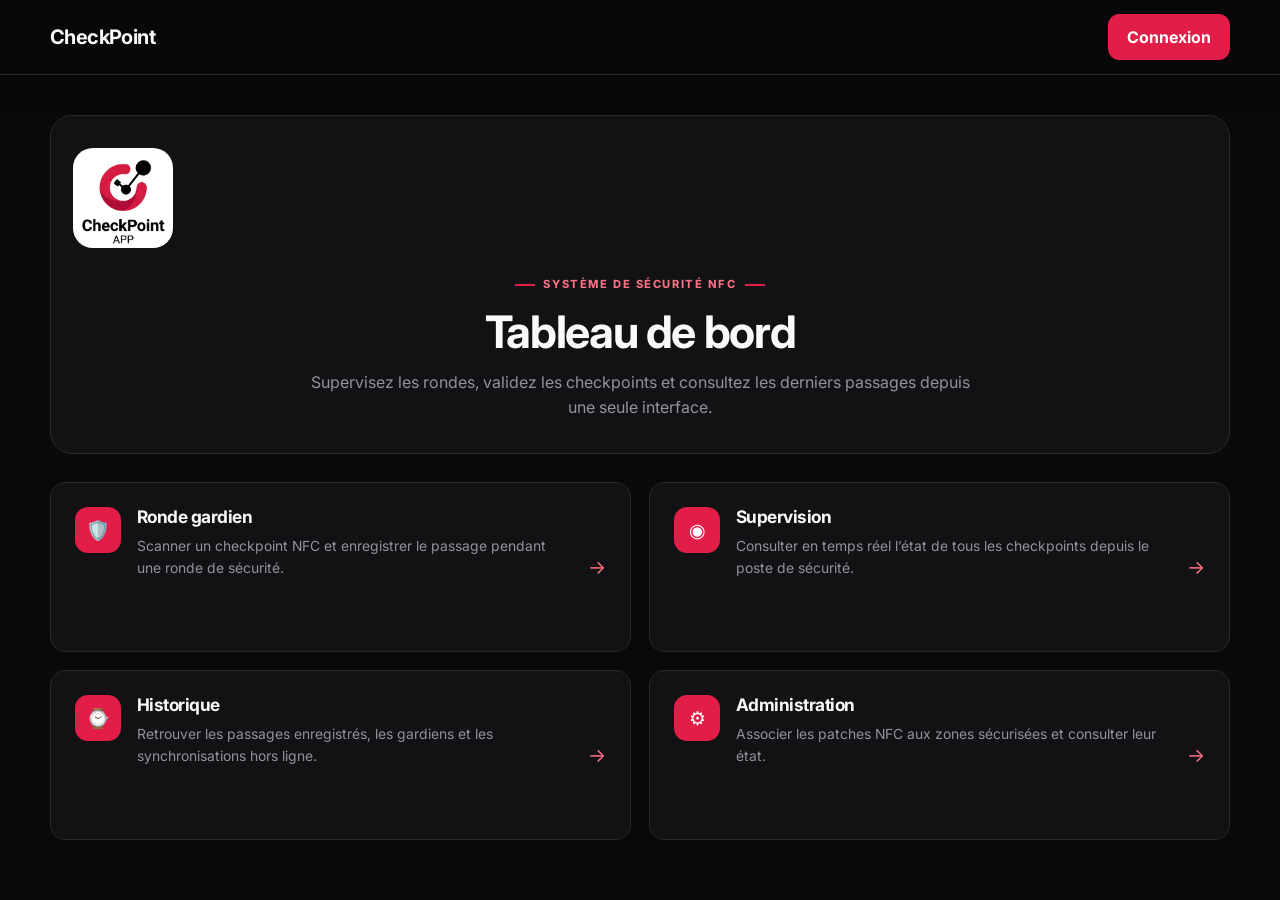
<file: src/main/resources/static/index.html>
<!DOCTYPE html>
<html lang="fr">
<head>
    <meta charset="UTF-8">
    <meta name="viewport" content="width=device-width, initial-scale=1">

    <title>Supervision des rondes NFC</title>

    <link rel="stylesheet" href="style.css">

    <link
            href="https://fonts.googleapis.com/css2?family=Inter:wght@400;500;600;700;800&display=swap"
            rel="stylesheet"
    >
</head>

<body class="app-page">

<header id="header"></header>

<main class="page-shell">

    <section class="home-hero">
        <img class="img-logo" src="./assets/Gemini_Generated_Image_hqhwnthqhwnthqhw.png" alt="CP" />

        <span class="page-eyebrow">Système de sécurité NFC</span>

        <h2>Tableau de bord</h2>

        <p>
            Supervisez les rondes, validez les checkpoints et consultez
            les derniers passages depuis une seule interface.
        </p>
    </section>

    <section class="grid-actions">

        <a href="scan.html" class="action-card">
            <span class="action-icon">🛡️</span>

            <div class="action-card-content">
                <h3>Ronde gardien</h3>

                <p>
                    Scanner un checkpoint NFC et enregistrer le passage
                    pendant une ronde de sécurité.
                </p>
            </div>

            <span class="action-arrow">→</span>
        </a>

        <a href="dashboard.html" class="action-card">
            <span class="action-icon">◉</span>

            <div class="action-card-content">
                <h3>Supervision</h3>

                <p>
                    Consulter en temps réel l’état de tous les checkpoints
                    depuis le poste de sécurité.
                </p>
            </div>

            <span class="action-arrow">→</span>
        </a>

        <a href="history.html" class="action-card">
            <span class="action-icon">⌚</span>

            <div class="action-card-content">
                <h3>Historique</h3>

                <p>
                    Retrouver les passages enregistrés, les gardiens
                    et les synchronisations hors ligne.
                </p>
            </div>

            <span class="action-arrow">→</span>
        </a>

        <a href="enroll.html" class="action-card">
            <span class="action-icon">⚙</span>

            <div class="action-card-content">
                <h3>Administration</h3>

                <p>
                    Associer les patches NFC aux zones sécurisées
                    et consulter leur état.
                </p>
            </div>

            <span class="action-arrow">→</span>
        </a>

    </section>

</main>

<script src="app-common.js"></script>

<script>
    const session = getSession();

    if (session.token) {
        renderHeader("header", "CheckPoint NFC");
    } else {
        document.getElementById("header").innerHTML = `
            <h1>CheckPoint</h1>

            <div class="header-actions">
                <a href="login.html" class="button">
                    Connexion
                </a>
            </div>
        `;
    }
</script>

</body>
</html>
</file>
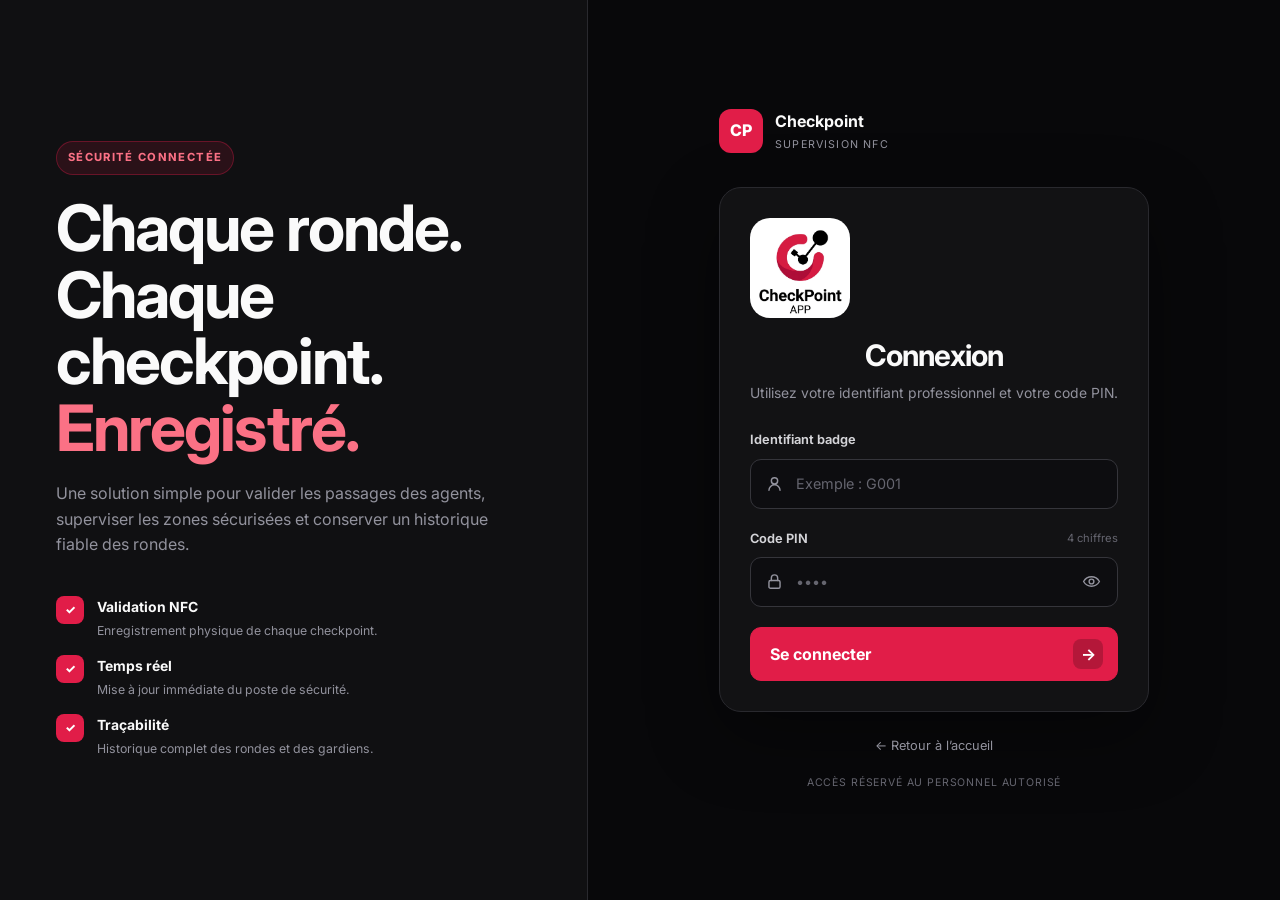
<file: src/main/resources/static/dashboard.html>
<!DOCTYPE html>
<html lang="fr">
<head>
    <meta charset="UTF-8">
    <meta name="viewport" content="width=device-width, initial-scale=1">

    <title>Supervision — PC Sécurité</title>

    <link rel="stylesheet" href="style.css">

    <link
            href="https://fonts.googleapis.com/css2?family=Inter:wght@400;500;600;700;800&display=swap"
            rel="stylesheet"
    >
</head>

<body class="app-page">

<header id="header"></header>

<main class="page-shell">

    <section class="page-heading page-heading-inline">
        <div class="page-heading-content">
            <span class="page-eyebrow">Poste de sécurité</span>

            <h1>Supervision en temps réel</h1>

            <p>
                Consultez l’état des checkpoints et identifiez rapidement
                les zones nécessitant une intervention.
            </p>
        </div>

        <div id="wsStatus" class="badge live-status">
            Connexion...
        </div>
    </section>

    <section class="card">

        <div class="card-header">
            <div>
                <h2>État des zones sécurisées</h2>

                <p>
                    Les checkpoints les plus critiques apparaissent en premier.
                </p>
            </div>
        </div>

        <div class="table-container">
            <table>
                <thead>
                <tr>
                    <th>Zone</th>
                    <th>Bâtiment / Étage</th>
                    <th>Dernier contrôle</th>
                    <th>Gardien</th>
                    <th>Temps écoulé</th>
                    <th>État</th>
                </tr>
                </thead>

                <tbody id="roomsBody">
                <tr>
                    <td colspan="6" class="table-empty">
                        Chargement des données...
                    </td>
                </tr>
                </tbody>
            </table>
        </div>

    </section>

</main>

<script src="app-common.js"></script>

<script>
    const session = requireAuth(["CHEF_DE_POSTE", "DIRECTION"]);

    renderHeader("header", "Supervision");

    let rooms = [];

    function formatElapsed(minutes) {
        if (minutes === null || minutes === undefined) return "Aucun";
        if (minutes < 1) return "À l'instant";
        if (minutes < 60) return minutes + " min";

        const h = Math.floor(minutes / 60);
        const m = minutes % 60;

        return h + "h " + String(m).padStart(2, "0") + "m";
    }

    function levelFor(room) {
        if (room.patchDamaged) return "ROUGE";

        if (
            room.lastScanAt === null ||
            room.lastScanAt === undefined
        ) {
            return "ROUGE";
        }

        const elapsedMin = Math.floor(
            (
                Date.now() -
                new Date(room.lastScanAt).getTime()
            ) / 60000
        );

        if (elapsedMin < room.orangeThresholdMinutes) {
            return "VERT";
        }

        if (elapsedMin < room.redThresholdMinutes) {
            return "ORANGE";
        }

        return "ROUGE";
    }

    function currentElapsed(room) {
        if (!room.lastScanAt) return null;

        return Math.floor(
            (
                Date.now() -
                new Date(room.lastScanAt).getTime()
            ) / 60000
        );
    }

    function render() {
        const body = document.getElementById("roomsBody");

        if (rooms.length === 0) {
            body.innerHTML = `
                <tr>
                    <td colspan="6" class="table-empty">
                        Aucun checkpoint disponible.
                    </td>
                </tr>
            `;

            return;
        }

        const sorted = [...rooms].sort((a, b) => {
            const levelMap = {
                "ROUGE": 0,
                "ORANGE": 1,
                "VERT": 2
            };

            const levelA = levelMap[levelFor(a)];
            const levelB = levelMap[levelFor(b)];

            if (levelA !== levelB) {
                return levelA - levelB;
            }

            return (
                currentElapsed(b) ?? Infinity
            ) - (
                currentElapsed(a) ?? Infinity
            );
        });

        body.innerHTML = sorted.map((room) => {
            const level = levelFor(room);

            const guardLabel = room.patchDamaged
                ? "⚠ Patch endommagé"
                : (room.lastGuardName || "—");

            const elapsed = currentElapsed(room);

            const location = [
                room.building,
                room.floor
            ].filter(Boolean).join(" / ") || "—";

            const lastControl = room.lastScanAt
                ? new Date(room.lastScanAt).toLocaleString(
                    "fr-FR",
                    {
                        hour: "2-digit",
                        minute: "2-digit",
                        day: "2-digit",
                        month: "2-digit"
                    }
                )
                : "—";

            return `
                <tr class="row-${level}">
                    <td>
                        <strong>${room.name}</strong>
                    </td>

                    <td>${location}</td>

                    <td>${lastControl}</td>

                    <td>${guardLabel}</td>

                    <td>${formatElapsed(elapsed)}</td>

                    <td>
                        <span class="badge ${level}">
                            ${level}
                        </span>
                    </td>
                </tr>
            `;
        }).join("");
    }

    async function loadInitial() {
        try {
            rooms = await apiFetch("/api/rooms");
            render();
        } catch (error) {
            document.getElementById("roomsBody").innerHTML = `
                <tr>
                    <td colspan="6" class="table-error">
                        Impossible de charger les données.
                    </td>
                </tr>
            `;
        }
    }

    function connectWs() {
        const protocol =
            window.location.protocol === "https:"
                ? "wss:"
                : "ws:";

        const url =
            protocol +
            "//" +
            window.location.host +
            "/ws/supervision?token=" +
            encodeURIComponent(session.token);

        const ws = new WebSocket(url);

        const wsStatusElement =
            document.getElementById("wsStatus");

        ws.onopen = () => {
            wsStatusElement.textContent = "● Temps réel actif";
            wsStatusElement.className = "badge VERT";
        };

        ws.onmessage = (event) => {
            rooms = JSON.parse(event.data);
            render();
        };

        ws.onclose = () => {
            wsStatusElement.textContent = "● Déconnecté";
            wsStatusElement.className = "badge ROUGE";

            setTimeout(connectWs, 3000);
        };

        ws.onerror = () => {
            ws.close();
        };
    }

    loadInitial();
    connectWs();

    setInterval(render, 10000);
</script>

</body>
</html>
</file>
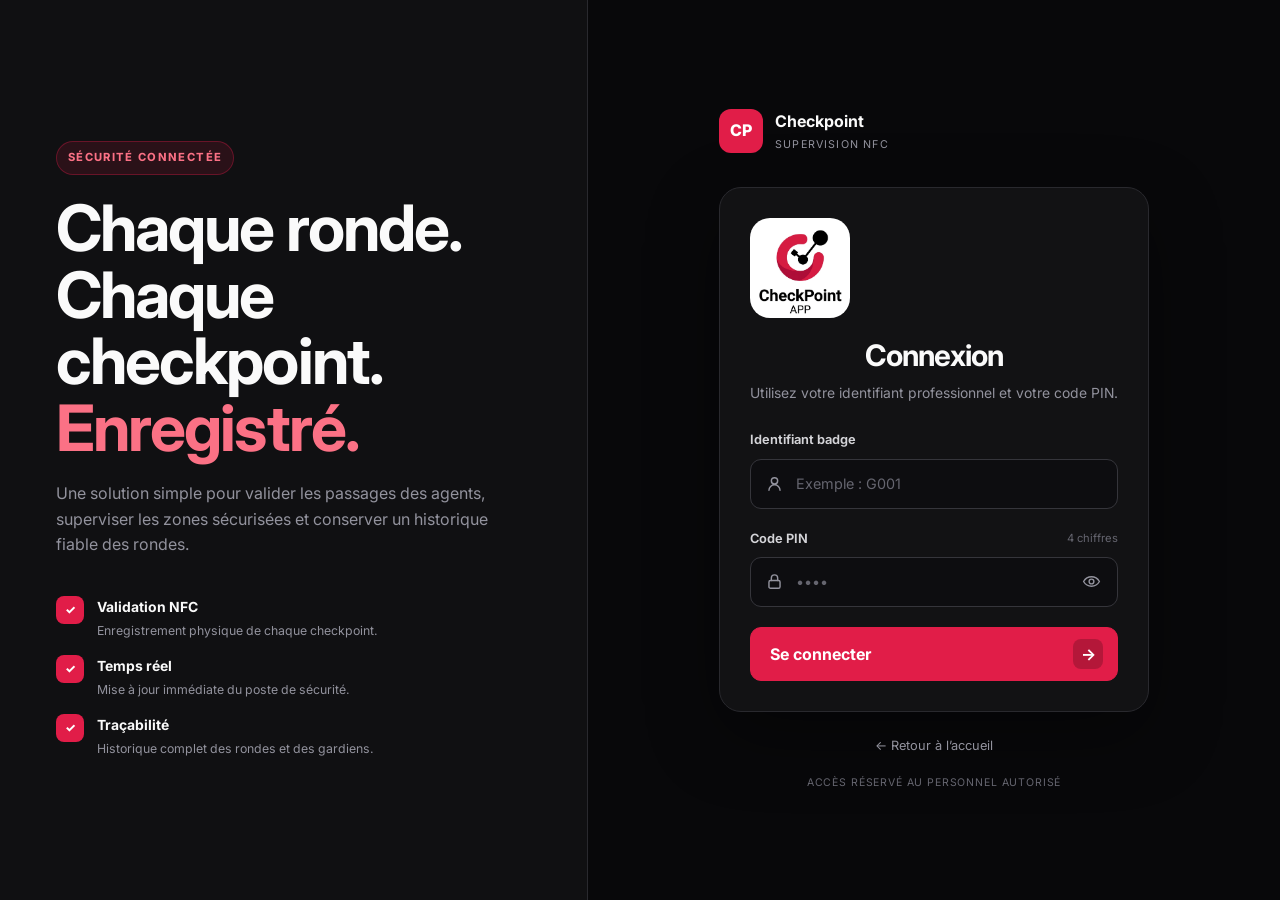
<file: src/main/resources/static/enroll.html>
<!DOCTYPE html>
<html lang="fr">
<head>
    <meta charset="UTF-8">
    <meta name="viewport" content="width=device-width, initial-scale=1">

    <title>Administration NFC — Rondes NFC</title>

    <link rel="stylesheet" href="style.css">

    <link
            href="https://fonts.googleapis.com/css2?family=Inter:wght@400;500;600;700;800&display=swap"
            rel="stylesheet"
    >
</head>

<body class="app-page">

<header id="header"></header>

<main class="page-shell">

    <section class="page-heading">
        <span class="page-eyebrow">Configuration</span>

        <h1>Administration des patches NFC</h1>

        <p>
            Associez un patch NFC à une zone sécurisée et consultez
            l’état du matériel actuellement enregistré.
        </p>
    </section>

    <div class="enroll-layout">

        <section class="card">

            <div class="card-header">
                <div>
                    <h2>Associer un patch</h2>

                    <p>
                        Sélectionnez une zone puis scannez le patch.
                    </p>
                </div>
            </div>

            <div class="enroll-info">
                Le patch sera immédiatement associé à la zone sélectionnée.
            </div>

            <div class="form-grid">

                <div class="form-group">
                    <label for="roomSelect">
                        Zone à équiper
                    </label>

                    <select id="roomSelect"></select>
                </div>

                <button id="scanBtn" class="big-btn">
                    Scanner et associer le patch
                </button>

            </div>

            <div id="status" class="status-line"></div>

        </section>

        <section class="card">

            <div class="card-header">
                <div>
                    <h2>Inventaire des patches</h2>

                    <p>
                        Liste des patches enregistrés et de leur état.
                    </p>
                </div>
            </div>

            <div class="table-container">
                <table>
                    <thead>
                    <tr>
                        <th>Zone associée</th>
                        <th>Identifiant UID</th>
                        <th>État</th>
                    </tr>
                    </thead>

                    <tbody id="patchTableBody">
                    <tr>
                        <td colspan="3" class="table-empty">
                            Chargement de l’inventaire...
                        </td>
                    </tr>
                    </tbody>
                </table>
            </div>

        </section>

    </div>

</main>

<script src="app-common.js"></script>

<script>
    requireAuth(["CHEF_DE_POSTE", "DIRECTION"]);

    renderHeader("header", "Administration");

    const statusElement =
        document.getElementById("status");

    let rooms = [];

    async function loadRooms() {
        try {
            rooms = await apiFetch("/api/rooms");

            const select =
                document.getElementById("roomSelect");

            select.innerHTML = rooms.map((room) => `
                <option value="${room.id}">
                    ${room.name}
                    ${room.building ? ` — ${room.building}` : ""}
                </option>
            `).join("");

        } catch (error) {
            statusElement.className = "status-line err";
            statusElement.textContent =
                "Impossible de charger les zones.";
        }
    }

    async function loadPatches() {
        try {
            const patches =
                await apiFetch("/api/patches");

            const body =
                document.getElementById("patchTableBody");

            if (patches.length === 0) {
                body.innerHTML = `
                    <tr>
                        <td colspan="3" class="table-empty">
                            Aucun patch enregistré.
                        </td>
                    </tr>
                `;

                return;
            }

            body.innerHTML = patches.map((patch) => {
                const level = patch.damaged
                    ? "ROUGE"
                    : (
                        patch.active
                            ? "VERT"
                            : "ORANGE"
                    );

                const statusLabel = patch.damaged
                    ? "Endommagé"
                    : (
                        patch.active
                            ? "Opérationnel"
                            : "Inactif"
                    );

                return `
                    <tr>
                        <td>
                            <strong>
                                ${patch.roomName || "Non assigné"}
                            </strong>
                        </td>

                        <td class="uid-cell">
                            ${patch.tagUid}
                        </td>

                        <td>
                            <span class="badge ${level}">
                                ${statusLabel}
                            </span>
                        </td>
                    </tr>
                `;
            }).join("");

        } catch (error) {
            document.getElementById(
                "patchTableBody"
            ).innerHTML = `
                <tr>
                    <td colspan="3" class="table-error">
                        Impossible de charger l’inventaire.
                    </td>
                </tr>
            `;
        }
    }

    async function associate(tagUid) {
        const roomId = parseInt(
            document.getElementById("roomSelect").value,
            10
        );

        statusElement.className = "status-line";
        statusElement.textContent =
            "Association en cours...";

        try {
            await apiFetch(
                "/api/patches/enroll",
                {
                    method: "POST",
                    body: JSON.stringify({
                        tagUid,
                        roomId
                    })
                }
            );

            statusElement.className =
                "status-line ok";

            statusElement.textContent =
                "Le patch a été associé avec succès.";

            await loadPatches();

        } catch (error) {
            statusElement.className =
                "status-line err";

            statusElement.textContent =
                "Erreur : " + error.message;
        }
    }

    document.getElementById(
        "scanBtn"
    ).addEventListener(
        "click",
        async () => {
            if (!("NDEFReader" in window)) {
                const manual = prompt(
                    "Web NFC n’est pas disponible.\n" +
                    "Saisissez l’UID du patch pour la démonstration :"
                );

                if (manual) {
                    await associate(manual.trim());
                }

                return;
            }

            try {
                const ndef = new NDEFReader();

                await ndef.scan();

                statusElement.className =
                    "status-line ok";

                statusElement.textContent =
                    "Lecteur actif. Approchez le patch NFC.";

                ndef.onreading = (event) => {
                    associate(event.serialNumber);
                };

            } catch (error) {
                statusElement.className =
                    "status-line err";

                statusElement.textContent =
                    "Erreur NFC : " + error.message;
            }
        }
    );

    loadRooms();
    loadPatches();
</script>

</body>
</html>
</file>
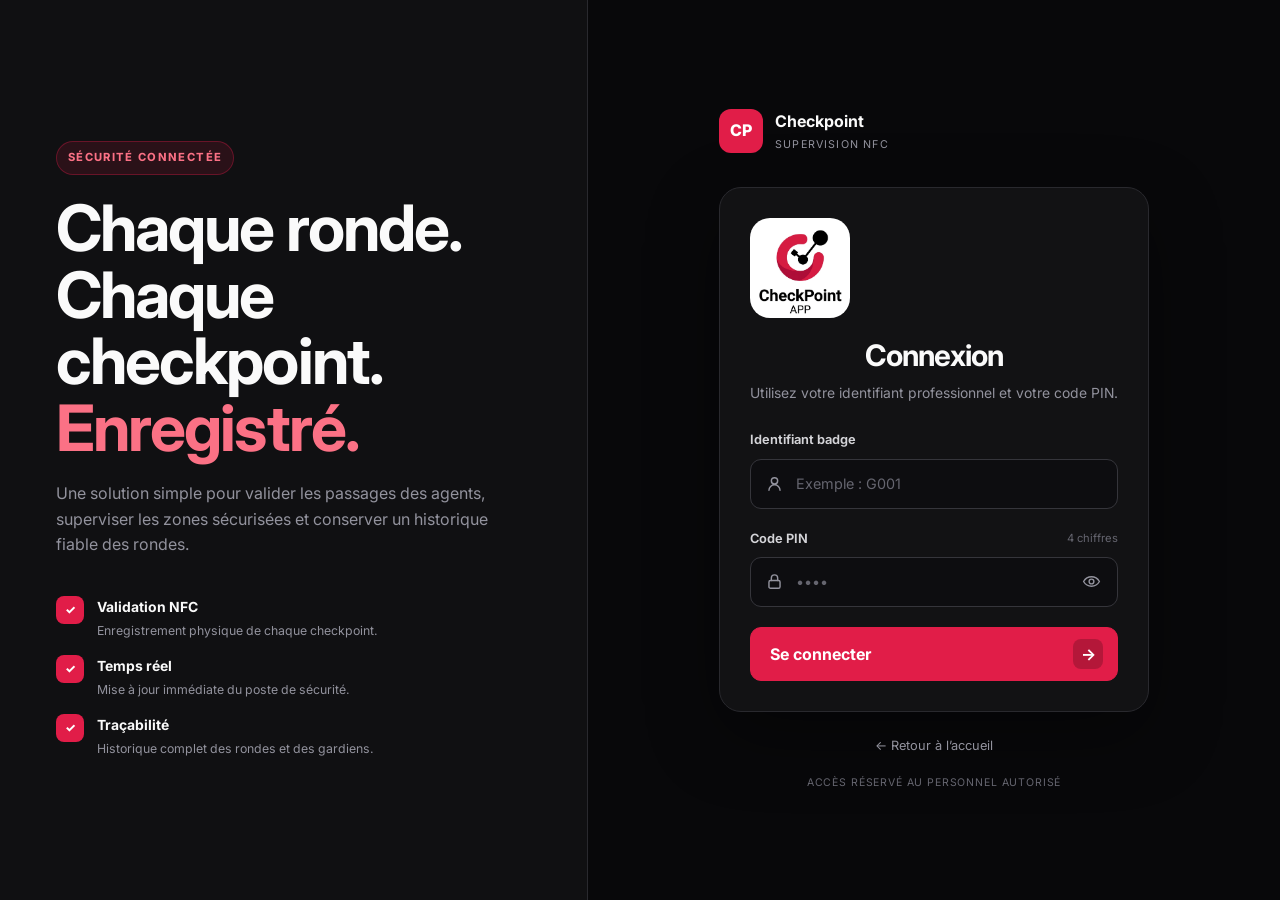
<file: src/main/resources/static/history.html>
<!DOCTYPE html>
<html lang="fr">
<head>
    <meta charset="UTF-8">
    <meta name="viewport" content="width=device-width, initial-scale=1">

    <title>Historique des passages — Rondes NFC</title>

    <link rel="stylesheet" href="style.css">

    <link
            href="https://fonts.googleapis.com/css2?family=Inter:wght@400;500;600;700;800&display=swap"
            rel="stylesheet"
    >
</head>

<body class="app-page">

<header id="header"></header>

<main class="page-shell">

    <section class="page-heading page-heading-inline">

        <div class="page-heading-content">
            <span class="page-eyebrow">Traçabilité</span>

            <h1>Historique des passages</h1>

            <p>
                Consultez les validations de checkpoints et identifiez
                les transmissions directes ou synchronisées hors ligne.
            </p>
        </div>

        <span class="badge badge-accent" id="scopeInfo"></span>

    </section>

    <section class="card">

        <div id="filterSection" class="history-filters">

            <div class="form-group">
                <label for="roomFilter">
                    Filtrer par zone
                </label>

                <select id="roomFilter">
                    <option value="">
                        Toutes les zones
                    </option>
                </select>
            </div>

            <button type="button" onclick="load()">
                Actualiser
            </button>

        </div>

        <div class="table-container">
            <table>
                <thead>
                <tr>
                    <th>Date et heure</th>
                    <th>Zone</th>
                    <th>Gardien</th>
                    <th>Transmission</th>
                </tr>
                </thead>

                <tbody id="body">
                <tr>
                    <td colspan="4" class="table-empty">
                        Chargement de l’historique...
                    </td>
                </tr>
                </tbody>
            </table>
        </div>

    </section>

</main>

<script src="app-common.js"></script>

<script>
    const session = requireAuth([
        "GARDIEN",
        "CHEF_DE_POSTE",
        "DIRECTION"
    ]);

    renderHeader("header", "Historique");

    document.getElementById(
        "scopeInfo"
    ).textContent =
        session.role === "GARDIEN"
            ? "🔒 Vos passages"
            : "👁 Vue globale";

    async function loadRoomsFilter() {
        if (session.role === "GARDIEN") {
            document.getElementById(
                "filterSection"
            ).style.display = "none";

            return;
        }

        try {
            const rooms =
                await apiFetch("/api/rooms");

            const select =
                document.getElementById("roomFilter");

            select.innerHTML += rooms.map((room) => `
                <option value="${room.id}">
                    ${room.name}
                </option>
            `).join("");

        } catch (error) {
            console.error(error);
        }
    }

    async function load() {
        const roomId =
            document.getElementById(
                "roomFilter"
            ).value;

        const query = roomId
            ? "?roomId=" + roomId
            : "";

        try {
            const entries =
                await apiFetch("/api/history" + query);

            const body =
                document.getElementById("body");

            if (entries.length === 0) {
                body.innerHTML = `
                    <tr>
                        <td colspan="4" class="table-empty">
                            Aucun passage enregistré.
                        </td>
                    </tr>
                `;

                return;
            }

            body.innerHTML = entries.map((entry) => {
                const transmissionClass =
                    entry.offlineSync
                        ? "ORANGE"
                        : "VERT";

                const transmissionLabel =
                    entry.offlineSync
                        ? "Hors ligne"
                        : "Direct";

                return `
                    <tr>
                        <td>
                            ${new Date(
                                entry.scannedAt
                            ).toLocaleString("fr-FR")}
                        </td>

                        <td>
                            <strong>${entry.roomName}</strong>
                        </td>

                        <td>${entry.guardName}</td>

                        <td>
                            <span class="badge ${transmissionClass}">
                                ${transmissionLabel}
                            </span>
                        </td>
                    </tr>
                `;
            }).join("");

        } catch (error) {
            document.getElementById(
                "body"
            ).innerHTML = `
                <tr>
                    <td colspan="4" class="table-error">
                        Erreur : ${error.message}
                    </td>
                </tr>
            `;
        }
    }

    loadRoomsFilter().then(load);
</script>

</body>
</html>
</file>
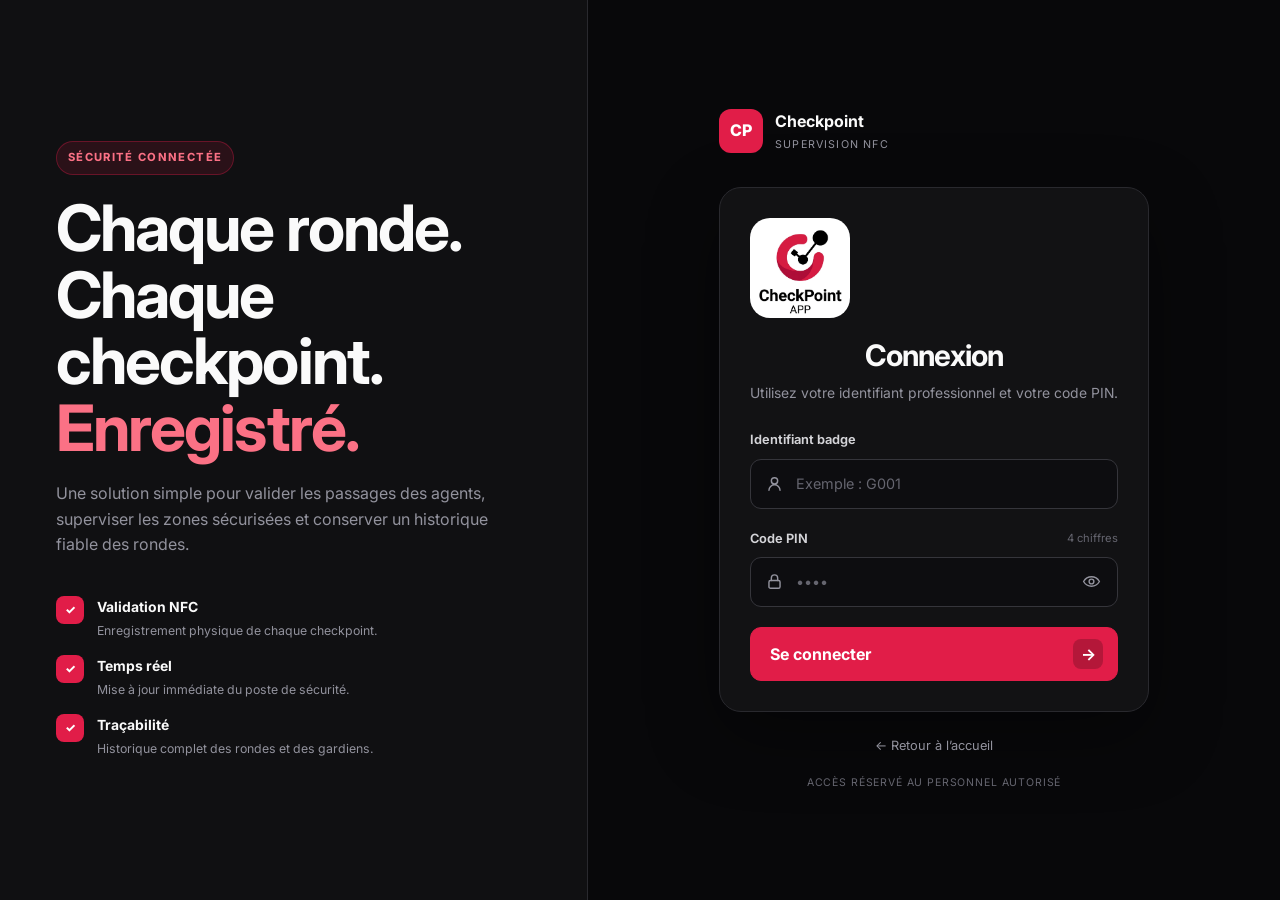
<file: src/main/resources/static/login.html>
<!DOCTYPE html>
<html lang="fr">
<head>
    <meta charset="UTF-8">
    <meta name="viewport" content="width=device-width, initial-scale=1">

    <title>Connexion — Checkpoint</title>

    <link rel="stylesheet" href="style.css">

    <link
            href="https://fonts.googleapis.com/css2?family=Inter:wght@400;500;600;700;800&display=swap"
            rel="stylesheet"
    >
</head>

<body class="login-page">

<div class="login-shell">

    <aside class="login-side">

        <div class="login-side-content">

            <span class="login-side-label">
                Sécurité connectée
            </span>

            <h2>
                Chaque ronde.<br>
                Chaque checkpoint.<br>
                <span>Enregistré.</span>
            </h2>

            <p>
                Une solution simple pour valider les passages des agents,
                superviser les zones sécurisées et conserver un historique
                fiable des rondes.
            </p>

            <div class="login-features">

                <div class="login-feature">
                    <span class="login-feature-icon">✓</span>

                    <div>
                        <strong>Validation NFC</strong>

                        <p>
                            Enregistrement physique de chaque checkpoint.
                        </p>
                    </div>
                </div>

                <div class="login-feature">
                    <span class="login-feature-icon">✓</span>

                    <div>
                        <strong>Temps réel</strong>

                        <p>
                            Mise à jour immédiate du poste de sécurité.
                        </p>
                    </div>
                </div>

                <div class="login-feature">
                    <span class="login-feature-icon">✓</span>

                    <div>
                        <strong>Traçabilité</strong>

                        <p>
                            Historique complet des rondes et des gardiens.
                        </p>
                    </div>
                </div>

            </div>

        </div>

    </aside>

    <main class="login-main">

        <div class="login-container">

            <a href="index.html" class="login-brand">
                <span class="login-brand-mark">CP</span>

                <span class="login-brand-text">
                    <strong>Checkpoint</strong>
                    <small>Supervision NFC</small>
                </span>
            </a>

            <section class="login-card">

                <div class="login-heading">

                    <img class="img-logo" src="./assets/Gemini_Generated_Image_hqhwnthqhwnthqhw.png" alt="CP" />

                    <h1 class="connexion">Connexion</h1>

                    <p>
                        Utilisez votre identifiant professionnel
                        et votre code PIN.
                    </p>
                </div>

                <form id="loginForm" class="login-form">

                    <div class="form-group">
                        <label for="badge">
                            Identifiant badge
                        </label>

                        <div class="input-wrapper">

                            <span
                                    class="input-icon"
                                    aria-hidden="true"
                            >
                                <svg viewBox="0 0 24 24">
                                    <path
                                            d="M12 12a4 4 0 1 0 0-8
                                           4 4 0 0 0 0 8Zm7 8
                                           a7 7 0 0 0-14 0"
                                    />
                                </svg>
                            </span>

                            <input
                                    id="badge"
                                    name="badge"
                                    type="text"
                                    placeholder="Exemple : G001"
                                    autocomplete="username"
                                    required
                            >

                        </div>
                    </div>

                    <div class="form-group">

                        <div class="label-row">
                            <label for="pin">
                                Code PIN
                            </label>

                            <span>4 chiffres</span>
                        </div>

                        <div class="input-wrapper">

                            <span
                                    class="input-icon"
                                    aria-hidden="true"
                            >
                                <svg viewBox="0 0 24 24">
                                    <rect
                                            x="5"
                                            y="10"
                                            width="14"
                                            height="10"
                                            rx="2"
                                    />

                                    <path
                                            d="M8 10V7a4 4 0 0 1 8 0v3"
                                    />
                                </svg>
                            </span>

                            <input
                                    id="pin"
                                    name="pin"
                                    type="password"
                                    inputmode="numeric"
                                    maxlength="8"
                                    placeholder="••••"
                                    autocomplete="current-password"
                                    required
                            >

                            <button
                                    type="button"
                                    id="togglePin"
                                    class="toggle-password"
                                    aria-label="Afficher le code PIN"
                            >
                                <svg viewBox="0 0 24 24">
                                    <path
                                            d="M2 12s3.5-6 10-6
                                           10 6 10 6-3.5 6-10 6
                                           S2 12 2 12Z"
                                    />

                                    <circle
                                            cx="12"
                                            cy="12"
                                            r="3"
                                    />
                                </svg>
                            </button>

                        </div>
                    </div>

                    <button
                            id="loginButton"
                            class="login-submit"
                            type="submit"
                    >
                        <span>
                            Se connecter
                        </span>

                        <span class="login-button-arrow">
                            →
                        </span>
                    </button>

                    <div
                            id="status"
                            class="login-status"
                            role="status"
                            aria-live="polite"
                    ></div>

                </form>

            </section>

            <div class="login-footer">

                <a href="index.html">
                    ← Retour à l’accueil
                </a>

                <p>
                    Accès réservé au personnel autorisé
                </p>

            </div>

        </div>

    </main>

</div>

<script src="app-common.js"></script>

<script>
    const loginForm =
        document.getElementById("loginForm");

    const loginButton =
        document.getElementById("loginButton");

    const togglePinButton =
        document.getElementById("togglePin");

    const pinInput =
        document.getElementById("pin");

    async function login() {
        const badge =
            document.getElementById(
                "badge"
            ).value.trim();

        const pin =
            pinInput.value.trim();

        const status =
            document.getElementById(
                "status"
            );

        if (!badge || !pin) {
            status.textContent =
                "Veuillez remplir tous les champs.";

            status.className =
                "login-status error";

            return;
        }

        loginButton.disabled = true;
        loginButton.classList.add("loading");

        status.textContent =
            "Vérification de vos accès...";

        status.className =
            "login-status loading-status";

        try {
            const response = await fetch(
                "/api/auth/login",
                {
                    method: "POST",
                    headers: {
                        "Content-Type":
                            "application/json"
                    },
                    body: JSON.stringify({
                        badge,
                        pin
                    })
                }
            );

            if (!response.ok) {
                const body =
                    await response
                        .json()
                        .catch(() => ({}));

                throw new Error(
                    body.message ||
                    "Identifiant ou code PIN incorrect."
                );
            }

            const data =
                await response.json();

            setSession(
                data.token,
                data.role,
                data.guardName
            );

            status.textContent =
                "Connexion réussie. Bienvenue, " +
                data.guardName +
                ".";

            status.className =
                "login-status success";

            loginButton.classList.remove(
                "loading"
            );

            loginButton.classList.add(
                "success-button"
            );

            const params =
                new URLSearchParams(
                    window.location.search
                );

            const next =
                params.get("next") ||
                "index.html";

            setTimeout(() => {
                window.location.href = next;
            }, 700);

        } catch (error) {
            status.textContent =
                error.message;

            status.className =
                "login-status error";

            loginButton.disabled = false;

            loginButton.classList.remove(
                "loading"
            );
        }
    }

    loginForm.addEventListener(
        "submit",
        (event) => {
            event.preventDefault();
            login();
        }
    );

    togglePinButton.addEventListener(
        "click",
        () => {
            const pinIsVisible =
                pinInput.type === "text";

            pinInput.type =
                pinIsVisible
                    ? "password"
                    : "text";

            togglePinButton.setAttribute(
                "aria-label",
                pinIsVisible
                    ? "Afficher le code PIN"
                    : "Masquer le code PIN"
            );
        }
    );
</script>

</body>
</html>
</file>
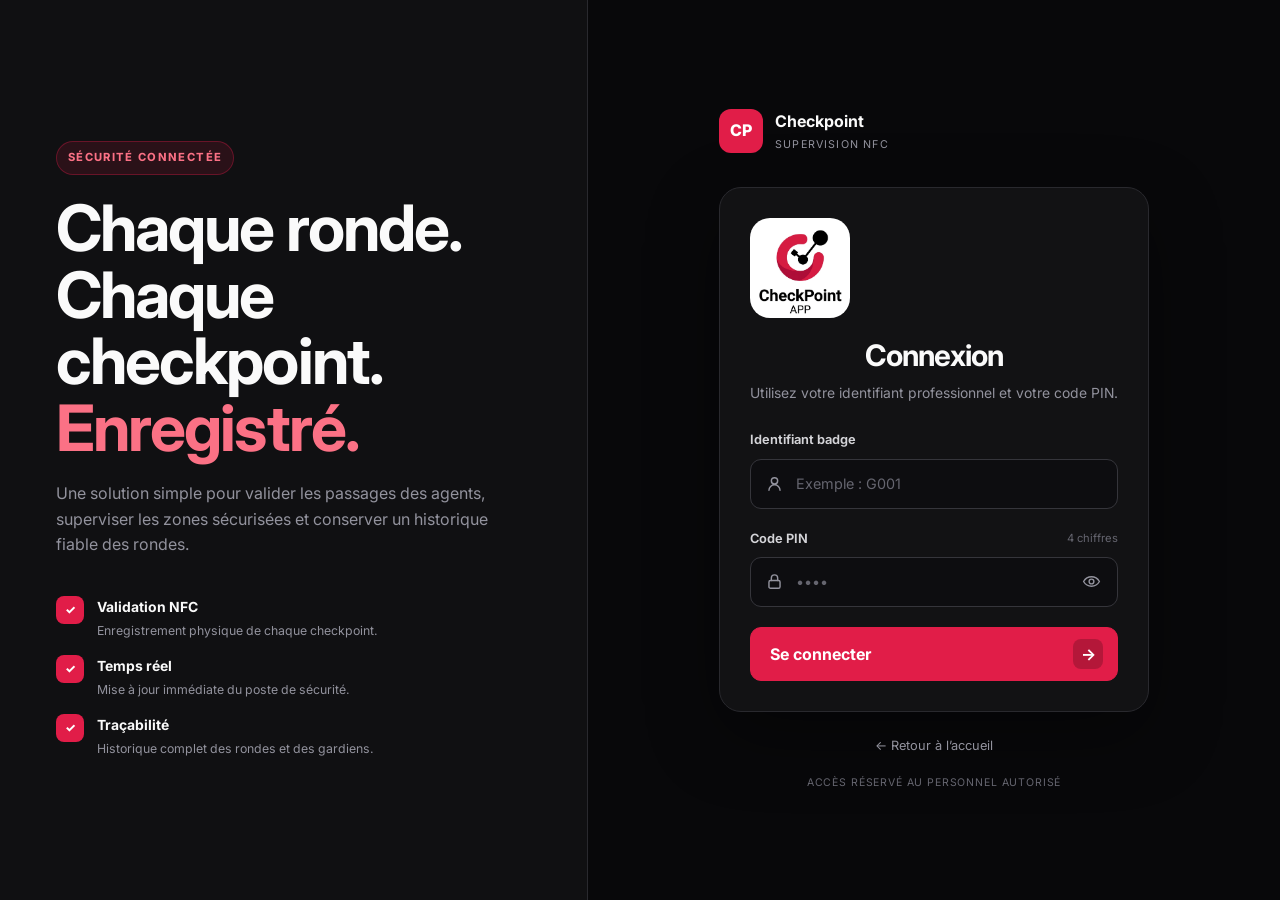
<file: src/main/resources/static/scan.html>
<!DOCTYPE html>
<html lang="fr">
<head>
    <meta charset="UTF-8">
    <meta name="viewport" content="width=device-width, initial-scale=1">

    <title>Scan de ronde — Rondes NFC</title>

    <link rel="stylesheet" href="style.css">

    <link
            href="https://fonts.googleapis.com/css2?family=Inter:wght@400;500;600;700;800&display=swap"
            rel="stylesheet"
    >
</head>

<body class="app-page">

<header id="header"></header>

<main class="page-shell">

    <div class="scan-layout">

        <section class="card scan-card">

            <div class="scan-visual">
                <span class="scan-icon">⌁</span>
            </div>

            <span class="page-eyebrow">
                Validation de checkpoint
            </span>

            <h2>Contrôle de passage</h2>

            <p class="scan-description">
                Approchez le téléphone du patch NFC installé dans la zone
                afin d’enregistrer votre passage.
            </p>

            <button id="activateBtn" class="big-btn scan-action">
                Activer le lecteur NFC
            </button>

            <div id="status" class="status-line"></div>

            <div
                    id="queueInfo"
                    class="badge queue-badge is-hidden"
            ></div>

        </section>

        <section
                class="card fallback-card"
                id="fallbackCard"
                style="display: none;"
        >

            <div class="card-header">
                <div>
                    <h3>Mode de démonstration</h3>

                    <p>
                        Utilisez la saisie manuelle uniquement lorsque
                        Web NFC n’est pas disponible.
                    </p>
                </div>
            </div>

            <div class="fallback-form">

                <input
                        id="manualUid"
                        placeholder="UID du patch : 04:A2:B3..."
                >

                <button
                        type="button"
                        onclick="
                        handleTagRead(
                            document
                                .getElementById('manualUid')
                                .value
                                .trim()
                        )
                    "
                >
                    Valider
                </button>

            </div>

        </section>

    </div>

</main>

<script src="app-common.js"></script>

<script>
    requireAuth([
        "GARDIEN",
        "CHEF_DE_POSTE",
        "DIRECTION"
    ]);

    renderHeader("header", "Scan de ronde");

    const statusElement =
        document.getElementById("status");

    const queueInfoElement =
        document.getElementById("queueInfo");

    const QUEUE_KEY =
        "rondes_offline_queue";

    function readQueue() {
        try {
            return JSON.parse(
                localStorage.getItem(QUEUE_KEY) || "[]"
            );
        } catch (error) {
            return [];
        }
    }

    function writeQueue(queue) {
        localStorage.setItem(
            QUEUE_KEY,
            JSON.stringify(queue)
        );
    }

    function refreshQueueInfo() {
        const queue = readQueue();

        if (queue.length > 0) {
            queueInfoElement.textContent =
                "⏳ " +
                queue.length +
                " scan(s) en attente";

            queueInfoElement.classList.remove(
                "is-hidden"
            );

            queueInfoElement.style.display =
                "inline-flex";
        } else {
            queueInfoElement.classList.add(
                "is-hidden"
            );

            queueInfoElement.style.display =
                "none";
        }
    }

    refreshQueueInfo();

    async function sendScan(tagUid, scannedAt) {
        return apiFetch(
            "/api/scan",
            {
                method: "POST",
                body: JSON.stringify({
                    tagUid,
                    scannedAt
                })
            }
        );
    }

    async function handleTagRead(tagUid) {
        if (!tagUid) return;

        const scannedAt =
            new Date().toISOString();

        statusElement.className =
            "status-line";

        statusElement.textContent =
            "Enregistrement du passage...";

        try {
            const result =
                await sendScan(
                    tagUid,
                    scannedAt
                );

            statusElement.className =
                "status-line ok";

            statusElement.innerHTML = `
                <strong>Passage validé</strong><br>
                ${result.roomName}
                contrôlée par
                ${result.guardName}
                ${
                    result.offlineSync
                        ? "<br><small>Synchronisé depuis le mode hors ligne</small>"
                        : ""
                }
            `;

        } catch (error) {
            const networkError =
                error instanceof TypeError ||
                error.message.includes(
                    "Failed to fetch"
                );

            if (networkError) {
                const queue = readQueue();

                queue.push({
                    tagUid,
                    scannedAt
                });

                writeQueue(queue);
                refreshQueueInfo();

                statusElement.className =
                    "status-line err";

                statusElement.textContent =
                    "Réseau indisponible. Le scan a été enregistré localement.";

            } else {
                statusElement.className =
                    "status-line err";

                statusElement.textContent =
                    "Erreur : " + error.message;
            }
        }
    }

    async function flushQueue() {
        const queue = readQueue();

        if (queue.length === 0) return;

        const remaining = [];

        for (const item of queue) {
            try {
                await sendScan(
                    item.tagUid,
                    item.scannedAt
                );
            } catch (error) {
                remaining.push(item);
            }
        }

        writeQueue(remaining);
        refreshQueueInfo();
    }

    window.addEventListener(
        "online",
        flushQueue
    );

    setInterval(flushQueue, 30000);

    flushQueue();

    document.getElementById(
        "activateBtn"
    ).addEventListener(
        "click",
        async () => {
            if (!("NDEFReader" in window)) {
                statusElement.className =
                    "status-line err";

                statusElement.textContent =
                    "Web NFC n’est pas supporté par ce navigateur.";

                document.getElementById(
                    "fallbackCard"
                ).style.display = "block";

                return;
            }

            try {
                const ndef = new NDEFReader();

                await ndef.scan();

                statusElement.className =
                    "status-line ok";

                statusElement.textContent =
                    "Lecteur actif. Approchez un patch NFC.";

                const activateButton =
                    document.getElementById(
                        "activateBtn"
                    );

                activateButton.textContent =
                    "Lecteur NFC actif";

                activateButton.disabled = true;

                ndef.onreading = (event) => {
                    handleTagRead(
                        event.serialNumber
                    );
                };

                ndef.onreadingerror = () => {
                    statusElement.className =
                        "status-line err";

                    statusElement.textContent =
                        "La lecture NFC a échoué. Réessayez.";
                };

            } catch (error) {
                statusElement.className =
                    "status-line err";

                statusElement.textContent =
                    "Erreur d’activation : " +
                    error.message;

                document.getElementById(
                    "fallbackCard"
                ).style.display = "block";
            }
        }
    );
</script>

</body>
</html>
</file>
<file: src/main/resources/static/style.css>
/* =========================================================
   CHECKPOINT — NFC SECURITY PATROLS
   Flat black and red interface
   Mobile-first responsive design
   ========================================================= */

/* ---------- Theme ---------- */

:root {
    color-scheme: dark;

    --bg: #09090b;
    --bg-soft: #0d0d0f;

    --surface: #121214;
    --surface-secondary: #18181b;
    --surface-hover: #202024;

    --border: #29292e;
    --border-light: #35353b;

    --text: #fafafa;
    --text-secondary: #d4d4d8;
    --muted: #92929d;
    --muted-dark: #65656f;

    --accent: #e11d48;
    --accent-hover: #be123c;
    --accent-soft: rgba(225, 29, 72, 0.12);
    --accent-border: rgba(225, 29, 72, 0.34);

    --success: #22c55e;
    --success-soft: rgba(34, 197, 94, 0.11);

    --warning: #f59e0b;
    --warning-soft: rgba(245, 158, 11, 0.11);

    --danger: #ef4444;
    --danger-soft: rgba(239, 68, 68, 0.11);

    --info: #60a5fa;
    --info-soft: rgba(96, 165, 250, 0.11);

    --radius-small: 10px;
    --radius-medium: 15px;
    --radius-large: 22px;

    --shadow-small: 0 10px 30px rgba(0, 0, 0, 0.25);
    --shadow-large: 0 24px 70px rgba(0, 0, 0, 0.38);

    --container: 1180px;
    --transition: 180ms ease;
}

/* ---------- Reset ---------- */

*,
*::before,
*::after {
    box-sizing: border-box;
}

html {
    min-height: 100%;
    scroll-behavior: smooth;
}

body {
    min-height: 100vh;
    margin: 0;

    color: var(--text);
    font-family:
        "Inter",
        system-ui,
        -apple-system,
        BlinkMacSystemFont,
        "Segoe UI",
        sans-serif;

    line-height: 1.6;
    background: var(--bg);
}

body,
button,
input,
select,
textarea {
    font-family: "Inter", sans-serif;
}

button,
input,
select,
textarea {
    font: inherit;
}

button,
a,
input,
select {
    -webkit-tap-highlight-color: transparent;
}

img,
svg {
    display: block;
    max-width: 100%;
}

a {
    color: inherit;
}

::selection {
    color: #ffffff;
    background: var(--accent);
}

/* ---------- Typography ---------- */

h1,
h2,
h3,
h4 {
    margin-top: 0;
    color: var(--text);
    line-height: 1.2;
    letter-spacing: -0.03em;
}

h1 {
    font-size: clamp(1.55rem, 5vw, 2.2rem);
}

h2 {
    font-size: clamp(1.45rem, 5vw, 2rem);
}

h3 {
    font-size: 1.08rem;
}

p {
    margin-top: 0;
    color: var(--text-secondary);
}

small {
    color: var(--muted);
}

/* =========================================================
   HEADER
   ========================================================= */

header {
    position: sticky;
    z-index: 100;
    top: 0;

    display: flex;
    align-items: center;
    justify-content: space-between;
    gap: 18px;

    min-height: 72px;
    padding:
        14px
        max(20px, calc((100vw - var(--container)) / 2));

    border-bottom: 1px solid var(--border);
    background: rgba(9, 9, 11, 0.94);
    box-shadow: 0 8px 30px rgba(0, 0, 0, 0.25);

    -webkit-backdrop-filter: blur(16px);
    backdrop-filter: blur(16px);
}

header h1 {
    display: flex;
    align-items: center;
    gap: 11px;

    margin: 0;
    font-size: 1.25rem;
    white-space: nowrap;
}

.header-actions {
    display: flex;
    align-items: center;
    justify-content: flex-end;
    gap: 8px;
    flex-wrap: wrap;
}

.header-actions a,
.header-actions button {
    text-decoration: none;
}

header nav {
    display: flex;
    align-items: center;
    gap: 6px;
    flex-wrap: wrap;
}

header nav a {
    padding: 8px 11px;

    color: var(--text-secondary);
    font-size: 0.82rem;
    font-weight: 600;
    text-decoration: none;

    border: 1px solid transparent;
    border-radius: 9px;

    transition:
        color var(--transition),
        border-color var(--transition),
        background var(--transition);
}

header nav a:hover,
header nav a:focus-visible {
    color: #ffffff;
    border-color: var(--accent-border);
    background: var(--accent-soft);
}

/* =========================================================
   LAYOUT
   ========================================================= */

.page-shell,
main {
    width: min(var(--container), calc(100% - 28px));
    margin: 0 auto;
    padding: 30px 0 60px;
}

.page-heading {
    margin-bottom: 24px;
}

.page-heading-inline {
    display: flex;
    align-items: flex-start;
    justify-content: space-between;
    gap: 18px;
}

.page-heading-content {
    max-width: 720px;
}

.page-eyebrow {
    display: inline-flex;
    align-items: center;
    gap: 8px;

    margin-bottom: 12px;

    color: #fb7185;
    font-size: 0.7rem;
    font-weight: 750;
    letter-spacing: 0.14em;
    text-transform: uppercase;
}

.page-eyebrow::before, .page-eyebrow::after {
    width: 20px;
    height: 2px;
    content: "";
    background: var(--accent);
}

.page-heading h1,
.page-heading h2 {
    margin-bottom: 9px;
}

.page-heading p {
    max-width: 720px;
    margin-bottom: 0;
    color: var(--muted);
    font-size: 0.93rem;
}

.section-heading {
    display: flex;
    align-items: center;
    justify-content: space-between;
    gap: 14px;

    margin-bottom: 20px;
}

.section-heading h2,
.section-heading h3 {
    margin: 0;
}

.section-heading p {
    margin: 5px 0 0;
    color: var(--muted);
    font-size: 0.84rem;
}

/* =========================================================
   CARDS
   ========================================================= */

.card {
    margin-bottom: 20px;
    padding: clamp(20px, 4vw, 30px);

    border: 1px solid var(--border);
    border-radius: var(--radius-large);

    background: var(--surface);
    box-shadow: var(--shadow-small);
}

.card-compact {
    padding: 20px;
}

.card-header {
    display: flex;
    align-items: flex-start;
    justify-content: space-between;
    gap: 16px;

    margin-bottom: 22px;
}

.card-header h2,
.card-header h3 {
    margin-bottom: 5px;
}

.card-header p {
    margin: 0;
    color: var(--muted);
    font-size: 0.84rem;
}

/* =========================================================
   BUTTONS
   ========================================================= */

button,
.button {
    display: inline-flex;
    align-items: center;
    justify-content: center;
    gap: 9px;

    min-height: 46px;
    padding: 11px 18px;

    color: #ffffff;
    font-weight: 700;
    line-height: 1;
    text-decoration: none;

    cursor: pointer;

    border: 1px solid var(--accent);
    border-radius: 11px;

    background: var(--accent);
    box-shadow: none;

    transition:
        background var(--transition),
        border-color var(--transition),
        transform var(--transition);
}

button:hover,
.button:hover {
    border-color: var(--accent-hover);
    background: var(--accent-hover);
    transform: translateY(-1px);
}

button:active,
.button:active {
    transform: translateY(0);
}

button:disabled {
    cursor: not-allowed;
    opacity: 0.55;
    transform: none;
}

.button-secondary {
    color: var(--text);
    border-color: var(--border-light);
    background: var(--surface-secondary);
}

.button-secondary:hover {
    border-color: var(--accent-border);
    background: var(--surface-hover);
}

.big-btn {
    width: 100%;
    min-height: 54px;
    padding: 14px 20px;

    font-size: 0.94rem;
    border-radius: 13px;
}

button:focus-visible,
a:focus-visible,
input:focus-visible,
select:focus-visible {
    outline: 3px solid rgba(225, 29, 72, 0.24);
    outline-offset: 3px;
}

/* =========================================================
   FORMS
   ========================================================= */

.form-grid {
    display: grid;
    gap: 20px;
}

.form-row {
    display: grid;
    grid-template-columns: 1fr auto;
    align-items: end;
    gap: 12px;
}

.form-group {
    display: grid;
    gap: 8px;
}

label {
    display: block;
    margin: 0;

    color: var(--text-secondary);
    font-size: 0.8rem;
    font-weight: 650;
}

input,
select,
textarea {
    width: 100%;
    min-height: 50px;
    padding: 12px 14px;

    color: var(--text);
    font-size: 0.9rem;

    border: 1px solid var(--border-light);
    border-radius: 11px;
    outline: none;

    background: #0d0d10;

    transition:
        border-color var(--transition),
        background var(--transition),
        box-shadow var(--transition);
}

input::placeholder,
textarea::placeholder {
    color: var(--muted-dark);
}

input:hover,
select:hover,
textarea:hover {
    border-color: #44444b;
}

input:focus,
select:focus,
textarea:focus {
    border-color: var(--accent);
    background: #101014;
    box-shadow: 0 0 0 4px var(--accent-soft);
}

select {
    cursor: pointer;
}

select option {
    color: var(--text);
    background: var(--surface);
}

/* =========================================================
   BADGES AND STATES
   ========================================================= */

.badge {
    display: inline-flex;
    align-items: center;
    justify-content: center;
    gap: 6px;

    min-height: 28px;
    padding: 5px 10px;

    color: var(--text-secondary);
    font-size: 0.71rem;
    font-weight: 750;
    letter-spacing: 0.04em;
    white-space: nowrap;

    border: 1px solid var(--border-light);
    border-radius: 999px;

    background: var(--surface-secondary);
}

.badge.VERT {
    color: #86efac;
    border-color: rgba(34, 197, 94, 0.3);
    background: var(--success-soft);
}

.badge.ORANGE {
    color: #fbbf24;
    border-color: rgba(245, 158, 11, 0.32);
    background: var(--warning-soft);
}

.badge.ROUGE {
    color: #fca5a5;
    border-color: rgba(239, 68, 68, 0.34);
    background: var(--danger-soft);
}

.badge-info {
    color: #93c5fd;
    border-color: rgba(96, 165, 250, 0.3);
    background: var(--info-soft);
}

.badge-accent {
    color: #fb7185;
    border-color: var(--accent-border);
    background: var(--accent-soft);
}

.live-status {
    color: #fb7185;
    border-color: var(--accent-border);
    background: var(--accent-soft);
}

.pill {
    display: inline-flex;
    align-items: center;
    justify-content: center;
    gap: 7px;

    max-width: 100%;
    margin: 0;
    padding: 8px 12px;

    color: var(--text-secondary);
    font-size: 0.82rem;
    line-height: 1.45;
    text-align: center;

    border: 1px solid var(--border);
    border-radius: 999px;
    background: var(--surface-secondary);
}

.status-line {
    display: block;

    margin-top: 16px;
    padding: 12px 14px;

    color: var(--text-secondary);
    font-size: 0.84rem;
    line-height: 1.5;
    text-align: center;

    border: 1px solid var(--border);
    border-radius: 11px;
    background: var(--surface-secondary);
}

.status-line:empty {
    display: none;
}

.status-line.ok {
    color: #bbf7d0;
    border-color: rgba(34, 197, 94, 0.3);
    background: var(--success-soft);
}

.status-line.err {
    color: #fecaca;
    border-color: rgba(239, 68, 68, 0.32);
    background: var(--danger-soft);
}

/* =========================================================
   HOME PAGE
   ========================================================= */

.home-hero {
    margin-bottom: 28px;
    padding: 32px 22px;

    text-align: center;

    border: 1px solid var(--border);
    border-radius: var(--radius-large);
    background: var(--surface);
}

.home-hero-icon {
    display: inline-flex;
    align-items: center;
    justify-content: center;

    width: 58px;
    height: 58px;
    margin-bottom: 18px;

    color: #ffffff;
    font-size: 1.4rem;
    font-weight: 800;

    border-radius: 16px;
    background: var(--accent);
}

.home-hero h2 {
    margin-bottom: 10px;
    font-size: clamp(1.8rem, 7vw, 2.8rem);
}

.home-hero p {
    max-width: 670px;
    margin: 0 auto;
    color: var(--muted);
}

.grid-actions {
    display: grid;
    grid-template-columns: 1fr;
    gap: 14px;
}

.action-card {
    position: relative;

    display: flex;
    align-items: flex-start;
    gap: 16px;

    min-height: 145px;
    padding: 20px;

    color: var(--text);
    text-decoration: none;

    border: 1px solid var(--border);
    border-radius: var(--radius-medium);
    background: var(--surface);

    transition:
        border-color var(--transition),
        background var(--transition),
        transform var(--transition);
}

.action-card:hover,
.action-card:focus-visible {
    outline: none;
    border-color: var(--accent-border);
    background: var(--surface-hover);
    transform: translateY(-2px);
}

.action-icon {
    display: inline-flex;
    flex: 0 0 auto;
    align-items: center;
    justify-content: center;

    width: 46px;
    height: 46px;

    color: #ffffff;
    font-size: 1.2rem;

    border-radius: 13px;
    background: var(--accent);
}

.action-card-content {
    flex: 1;
}

.action-card h3 {
    margin-bottom: 7px;
}

.action-card p {
    margin-bottom: 0;
    color: var(--muted);
    font-size: 0.87rem;
}

.action-arrow {
    align-self: center;
    color: #fb7185;
    font-size: 1.2rem;
}

/* =========================================================
   TABLES
   ========================================================= */

.table-container {
    width: 100%;
    overflow-x: auto;

    border: 1px solid var(--border);
    border-radius: var(--radius-medium);
    background: #0d0d10;

    scrollbar-width: thin;
    scrollbar-color: var(--accent) var(--surface);
}

.table-container::-webkit-scrollbar {
    height: 8px;
}

.table-container::-webkit-scrollbar-track {
    background: var(--surface);
}

.table-container::-webkit-scrollbar-thumb {
    border-radius: 999px;
    background: var(--accent);
}

table {
    width: 100%;
    min-width: 720px;

    border-collapse: collapse;
    border-spacing: 0;
}

thead {
    background: #18181b;
}

th {
    padding: 15px 16px;

    color: var(--muted);
    font-size: 0.69rem;
    font-weight: 750;
    letter-spacing: 0.08em;
    text-align: left;
    text-transform: uppercase;
    white-space: nowrap;

    border-bottom: 1px solid var(--border);
}

td {
    padding: 16px;

    color: var(--text-secondary);
    font-size: 0.86rem;
    vertical-align: middle;

    border-bottom: 1px solid #222226;
}

tbody tr:last-child td {
    border-bottom: 0;
}

tbody tr {
    transition: background var(--transition);
}

tbody tr:hover {
    background: #151518;
}

td strong {
    color: var(--text);
}

.uid-cell {
    color: #fb7185;
    font-family:
        "SFMono-Regular",
        Consolas,
        monospace;
    font-size: 0.8rem;
    white-space: nowrap;
}

.table-empty,
.table-error {
    padding: 36px !important;
    text-align: center;
}

.table-empty {
    color: var(--muted);
}

.table-error {
    color: #fca5a5;
}

/* ---------- Room row states ---------- */

tr.row-VERT {
    background: rgba(34, 197, 94, 0.035);
}

tr.row-ORANGE {
    background: rgba(245, 158, 11, 0.045);
}

tr.row-ROUGE {
    background: rgba(239, 68, 68, 0.05);
}

tr.row-VERT td:first-child {
    border-left: 3px solid var(--success);
}

tr.row-ORANGE td:first-child {
    border-left: 3px solid var(--warning);
}

tr.row-ROUGE td:first-child {
    border-left: 3px solid var(--danger);
}

/* =========================================================
   DASHBOARD
   ========================================================= */

.dashboard-summary {
    display: grid;
    grid-template-columns: repeat(3, 1fr);
    gap: 12px;

    margin-bottom: 20px;
}

.summary-card {
    padding: 18px;

    border: 1px solid var(--border);
    border-radius: var(--radius-medium);
    background: var(--surface);
}

.summary-label {
    display: block;
    margin-bottom: 5px;

    color: var(--muted);
    font-size: 0.73rem;
    font-weight: 650;
    text-transform: uppercase;
}

.summary-value {
    color: var(--text);
    font-size: 1.4rem;
    font-weight: 750;
}

/* =========================================================
   ADMINISTRATION
   ========================================================= */

.enroll-layout {
    display: grid;
    grid-template-columns: minmax(280px, 0.8fr) minmax(0, 1.4fr);
    gap: 20px;
}

.enroll-info {
    margin-bottom: 20px;
    padding: 14px;

    color: var(--muted);
    font-size: 0.83rem;

    border-left: 3px solid var(--accent);
    background: var(--accent-soft);
}

/* =========================================================
   HISTORY
   ========================================================= */

.history-filters {
    display: grid;
    grid-template-columns: minmax(220px, 1fr) auto;
    align-items: end;
    gap: 12px;

    margin-bottom: 22px;
    padding: 16px;

    border: 1px solid var(--border);
    border-radius: var(--radius-medium);
    background: var(--surface-secondary);
}

/* =========================================================
   SCAN PAGE
   ========================================================= */

.scan-layout {
    width: min(700px, 100%);
    margin: 0 auto;
}

.scan-card {
    padding: 34px 22px;
    text-align: center;
}

.scan-visual {
    position: relative;

    display: inline-flex;
    align-items: center;
    justify-content: center;

    width: 116px;
    height: 116px;
    margin-bottom: 22px;

    border: 1px solid var(--accent-border);
    border-radius: 50%;
    background: var(--accent-soft);
}

.scan-visual::before,
.scan-visual::after {
    position: absolute;

    content: "";

    border: 1px solid rgba(225, 29, 72, 0.2);
    border-radius: 50%;
}

.scan-visual::before {
    inset: 12px;
}

.scan-visual::after {
    inset: 25px;
}

.scan-icon {
    position: relative;
    z-index: 2;
    transform: rotate(90deg);
    color: #ffffff;
    font-size: 2.1rem;
}

.scan-card h2 {
    margin-bottom: 10px;
}

.scan-description {
    max-width: 500px;
    margin: 0 auto 26px;
    color: var(--muted);
}

.scan-action {
    width: min(320px, 100%);
    margin: 0 auto;
}

.queue-badge {
    margin-top: 18px;
    color: #fbbf24;
    border-color: rgba(245, 158, 11, 0.3);
    background: var(--warning-soft);
}

.is-hidden {
    display: none;
}

.fallback-card {
    border-style: dashed;
    border-color: rgba(245, 158, 11, 0.4);
}

.fallback-card h3 {
    color: #fbbf24;
}

.fallback-form {
    display: grid;
    grid-template-columns: 1fr auto;
    gap: 10px;
}

.img-logo {
    width: 100px;
	border-radius: 20px;
	justify-self: center;
    margin-bottom: 20px;
}

/* =========================================================
   LOGIN PAGE
   ========================================================= */

.connexion {
	text-align: center;
}
.login-page {
    min-height: 100vh;
    background: #08080a;
}

.login-shell {
    display: grid;
    grid-template-columns: 1fr;
    min-height: 100vh;
}

.login-side {
    display: none;
}

.login-main {
    display: flex;
    align-items: center;
    justify-content: center;

    min-height: 100vh;
    padding: 24px 18px;
}

.login-container {
    width: min(100%, 430px);
}

.login-brand {
    display: flex;
    align-items: center;
    gap: 12px;

    width: fit-content;
    margin: 0 auto 34px;

    color: var(--text);
    text-decoration: none;
}

.login-brand-mark {
    display: inline-flex;
    align-items: center;
    justify-content: center;

    width: 44px;
    height: 44px;

    color: #ffffff;
    font-weight: 800;

    border-radius: 12px;
    background: var(--accent);
}

.login-brand-text {
    display: flex;
    flex-direction: column;
}

.login-brand-text strong {
    font-size: 1rem;
}

.login-brand-text small {
    margin-top: 2px;
    color: var(--muted);
    font-size: 0.67rem;
    letter-spacing: 0.11em;
    text-transform: uppercase;
}

.login-card {
    padding: 24px;

    border: 1px solid var(--border);
    border-radius: var(--radius-large);
    background: var(--surface);
    box-shadow: var(--shadow-large);
}

.login-heading {
    margin-bottom: 26px;
}

.login-heading-icon {
    display: inline-flex;
    align-items: center;
    justify-content: center;
    transform:rotate(90deg);
    width: 42px;
    height: 42px;
    margin-bottom: 17px;

    color: #ffffff;
    font-size: 1.1rem;

    border-radius: 12px;
    background: var(--accent);
}

.login-heading h1 {
    margin-bottom: 8px;
    font-size: 1.85rem;
}

.login-heading p {
    margin-bottom: 0;
    color: var(--muted);
    font-size: 0.87rem;
}

.login-form {
    display: grid;
    gap: 20px;
}

.input-wrapper {
    position: relative;
}

.login-form .input-wrapper input {
    padding-left: 45px;
    padding-right: 45px;
}

.input-icon {
    position: absolute;
    z-index: 2;
    top: 50%;
    left: 15px;

    display: flex;
    align-items: center;
    justify-content: center;

    width: 19px;
    height: 19px;

    color: var(--muted);
    pointer-events: none;

    transform: translateY(-50%);
}

.input-icon svg,
.toggle-password svg {
    width: 19px;
    height: 19px;

    fill: none;
    stroke: currentColor;
    stroke-width: 1.8;
    stroke-linecap: round;
    stroke-linejoin: round;
}

.input-wrapper:focus-within .input-icon {
    color: #fb7185;
}

.label-row {
    display: flex;
    align-items: center;
    justify-content: space-between;
    gap: 12px;
}

.label-row span {
    color: var(--muted-dark);
    font-size: 0.7rem;
}

.toggle-password {
    position: absolute;
    z-index: 3;
    top: 50%;
    right: 8px;

    width: 38px;
    min-height: 38px;
    padding: 0;

    color: var(--muted);

    border: 0;
    background: transparent;

    transform: translateY(-50%);
}

.toggle-password:hover {
    color: #fb7185;
    background: var(--accent-soft);
    transform: translateY(-50%);
}

.login-submit {
    display: flex;
    justify-content: space-between;

    width: 100%;
    min-height: 54px;
    padding: 0 14px 0 19px;
}

.login-button-arrow {
    display: inline-flex;
    align-items: center;
    justify-content: center;

    width: 30px;
    height: 30px;

    border-radius: 8px;
    background: rgba(0, 0, 0, 0.2);
}

.login-submit.loading .login-button-arrow {
    font-size: 0;
}

.login-submit.loading .login-button-arrow::before {
    width: 13px;
    height: 13px;

    content: "";

    border: 2px solid rgba(255, 255, 255, 0.35);
    border-top-color: #ffffff;
    border-radius: 50%;

    animation: spin 700ms linear infinite;
}

.login-submit.success-button {
    border-color: var(--success);
    background: var(--success);
}

.login-status {
    display: none;

    padding: 11px 13px;

    font-size: 0.78rem;
    line-height: 1.5;
    text-align: center;

    border: 1px solid transparent;
    border-radius: 10px;
}

.login-status:not(:empty) {
    display: block;
}

.login-status.loading-status {
    color: #fda4af;
    border-color: var(--accent-border);
    background: var(--accent-soft);
}

.login-status.success {
    color: #bbf7d0;
    border-color: rgba(34, 197, 94, 0.3);
    background: var(--success-soft);
}

.login-status.error {
    color: #fecaca;
    border-color: rgba(239, 68, 68, 0.34);
    background: var(--danger-soft);
}

.login-footer {
    margin-top: 20px;
    text-align: center;
}

.login-footer a {
    color: var(--muted);
    font-size: 0.8rem;
    text-decoration: none;
}

.login-footer a:hover {
    color: #fb7185;
}

.login-footer p {
    margin: 17px 0 0;
    color: var(--muted-dark);
    font-size: 0.66rem;
    letter-spacing: 0.08em;
    text-transform: uppercase;
}

/* =========================================================
   DESKTOP
   ========================================================= */

@media (min-width: 720px) {
    .page-shell,
    main {
        width: min(var(--container), calc(100% - 40px));
        padding-top: 40px;
    }

    .grid-actions {
        grid-template-columns: repeat(2, minmax(0, 1fr));
        gap: 18px;
    }

    .action-card {
        min-height: 170px;
        padding: 24px;
    }

    .login-card {
        padding: 30px;
    }
}

@media (min-width: 900px) {
    .login-shell {
        grid-template-columns: minmax(360px, 0.85fr) minmax(460px, 1fr);
    }

    .login-side {
        display: flex;
        align-items: center;

        min-height: 100vh;
        padding: 56px;

        border-right: 1px solid var(--border);
        background: #101012;
    }

    .login-side-content {
        max-width: 560px;
        margin: 0 auto;
    }

    .login-side-label {
        display: inline-flex;

        margin-bottom: 20px;
        padding: 7px 11px;

        color: #fb7185;
        font-size: 0.7rem;
        font-weight: 750;
        letter-spacing: 0.12em;
        text-transform: uppercase;

        border: 1px solid var(--accent-border);
        border-radius: 999px;
        background: var(--accent-soft);
    }

    .login-side h2 {
        margin-bottom: 20px;
        font-size: clamp(2.5rem, 5vw, 4.5rem);
        line-height: 1.04;
    }

    .login-side h2 span {
        color: #fb7185;
    }

    .login-side > div > p {
        max-width: 540px;
        color: var(--muted);
    }

    .login-features {
        display: grid;
        gap: 14px;
        margin-top: 38px;
    }

    .login-feature {
        display: flex;
        align-items: flex-start;
        gap: 13px;
    }

    .login-feature-icon {
        display: inline-flex;
        flex: 0 0 auto;
        align-items: center;
        justify-content: center;

        width: 28px;
        height: 28px;

        color: #ffffff;
        font-size: 0.76rem;
        font-weight: 800;

        border-radius: 8px;
        background: var(--accent);
    }

    .login-feature strong {
        display: block;
        font-size: 0.87rem;
    }

    .login-feature p {
        margin: 3px 0 0;
        color: var(--muted);
        font-size: 0.77rem;
    }

    .login-main {
        padding: 48px;
    }

    .login-brand {
        margin-left: 0;
    }
}

/* =========================================================
   MOBILE
   ========================================================= */

@media (max-width: 760px) {
    header {
        position: relative;
        flex-direction: column;
        align-items: stretch;
        gap: 12px;

        padding: 14px;
    }

    header h1 {
        justify-content: center;
    }

    .header-actions,
    header nav {
        justify-content: center;
    }

    .page-heading-inline,
    .card-header,
    .section-heading {
        flex-direction: column;
        align-items: stretch;
    }

    .dashboard-summary {
        grid-template-columns: 1fr;
    }

    .enroll-layout {
        grid-template-columns: 1fr;
    }

    .history-filters,
    .form-row,
    .fallback-form {
        grid-template-columns: 1fr;
    }

    .history-filters button,
    .fallback-form button {
        width: 100%;
    }

    .card {
        padding: 19px;
        border-radius: 17px;
    }

    table {
        min-width: 680px;
    }

    th,
    td {
        padding: 13px 14px;
    }
}

@media (max-width: 420px) {
    .page-shell,
    main {
        width: min(100% - 18px, var(--container));
    }

    .home-hero {
        padding: 26px 18px;
    }

    .action-card {
        padding: 17px;
    }

    .action-icon {
        width: 42px;
        height: 42px;
    }

    .login-main {
        align-items: flex-start;
        padding: 22px 12px;
    }

    .login-card {
        padding: 20px 17px;
    }
}

/* ---------- Reduced motion ---------- */

@media (prefers-reduced-motion: reduce) {
    *,
    *::before,
    *::after {
        scroll-behavior: auto !important;
        animation-duration: 1ms !important;
        animation-iteration-count: 1 !important;
        transition-duration: 1ms !important;
    }
}

@keyframes spin {
    to {
        transform: rotate(360deg);
    }
}
</file>
